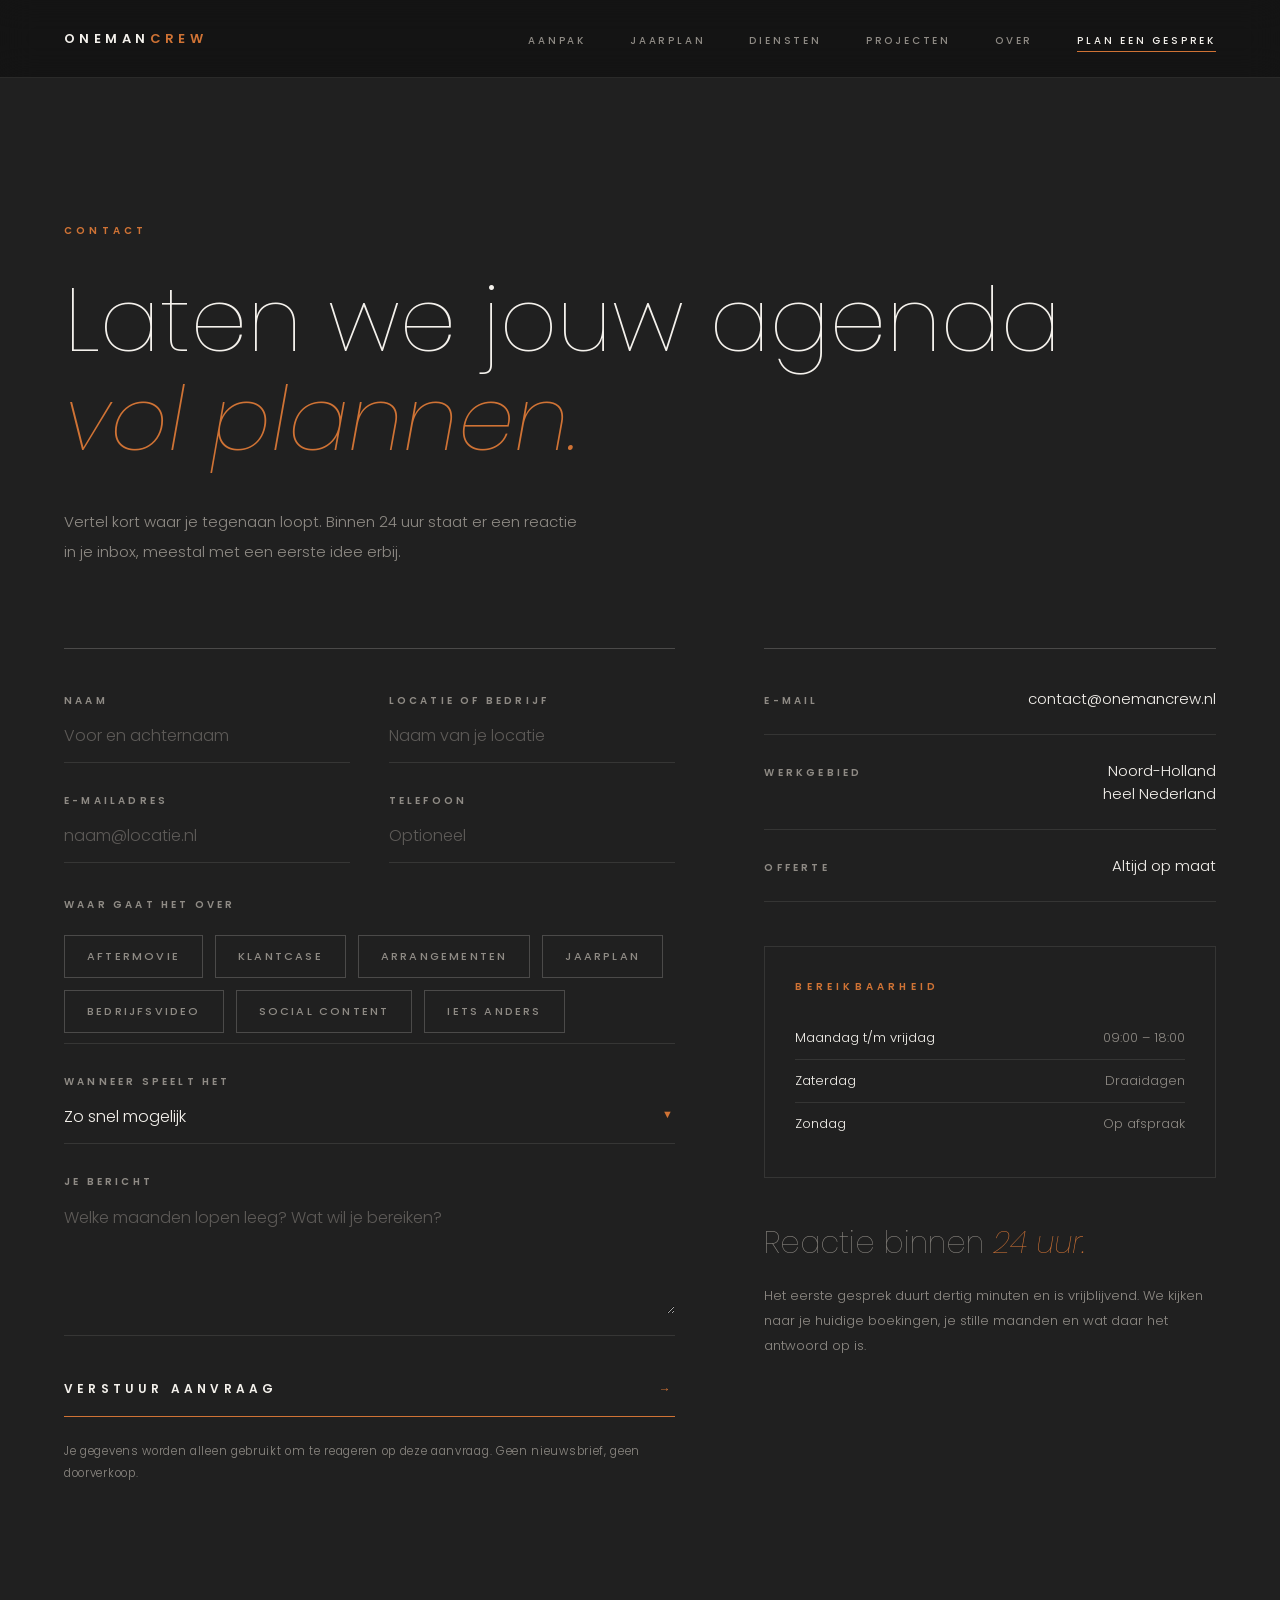
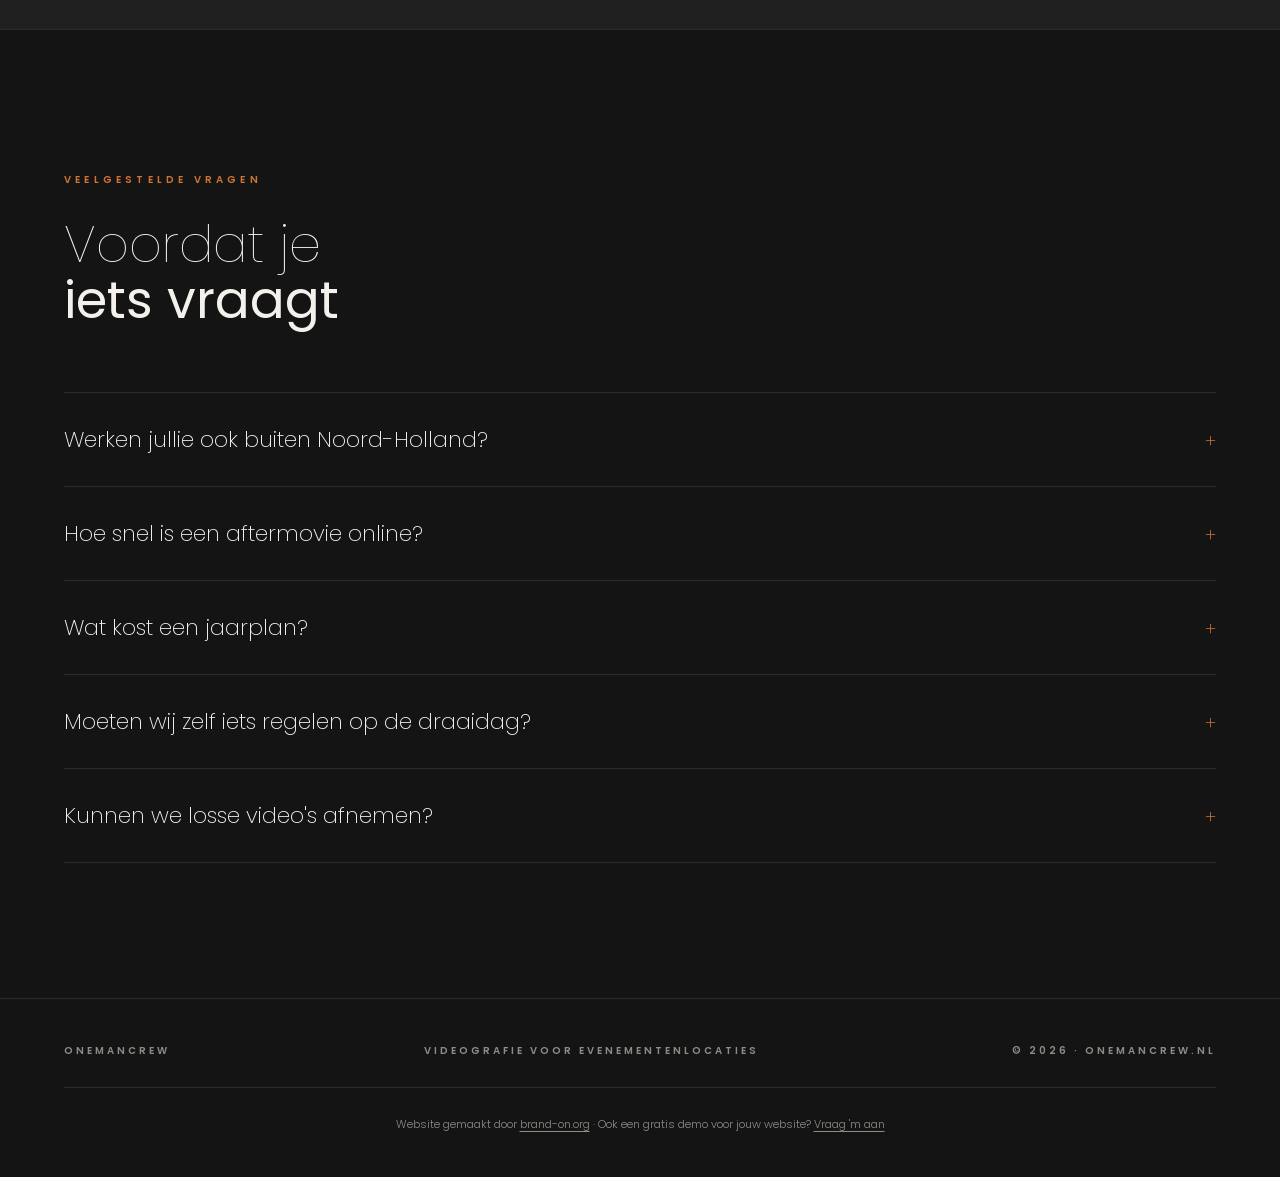
<file: contact.html>
<!DOCTYPE html>
<html lang="nl">
<head>
<meta charset="UTF-8">
<meta name="viewport" content="width=device-width, initial-scale=1.0">
<meta name="description" content="Neem contact op met ONEMANCREW voor een vrijblijvend gesprek over aftermovies, klantcases of een jaarplan voor jouw evenementenlocatie.">
<title>Contact — ONEMANCREW</title>
<link rel="icon" type="image/svg+xml" href="favicon.svg">
<link rel="icon" type="image/png" href="logo/logo.png">
<link rel="preconnect" href="https://fonts.googleapis.com">
<link rel="preconnect" href="https://fonts.gstatic.com" crossorigin>
<link href="https://fonts.googleapis.com/css2?family=Poppins:ital,wght@0,100;0,200;0,300;0,400;0,500;0,600;0,700;1,100;1,200;1,300&display=swap" rel="stylesheet">
<style>
:root{
  --black:#141414;
  --bg:#202020;
  --panel:#262626;
  --white:#f4f1ec;
  --grey:#8f8b85;
  --accent:#d07335;
  --line:rgba(244,241,236,.10);
  --line-strong:rgba(244,241,236,.2);
  --ease:cubic-bezier(.22,.9,.24,1);
}
*{margin:0;padding:0;box-sizing:border-box}
html{scroll-behavior:smooth}
body{background:var(--bg);color:var(--white);font-family:'Poppins',sans-serif;font-weight:300;-webkit-font-smoothing:antialiased;overflow-x:hidden}
::selection{background:var(--accent);color:var(--black)}
:focus-visible{outline:1px solid var(--accent);outline-offset:4px}
a{color:inherit}
.wrap{max-width:1360px;margin:0 auto;padding:0 clamp(24px,5vw,80px)}
.label{font-size:10px;font-weight:600;letter-spacing:.42em;text-transform:uppercase;color:var(--grey)}
.label.oj{color:var(--accent)}
.display{font-weight:100;line-height:1.1}
.display em{font-style:italic;font-weight:100;color:var(--accent)}
.display b{font-weight:400}
.body{font-size:15px;line-height:2;color:var(--grey);font-weight:300}
.rv{opacity:0;transform:translateY(28px);transition:opacity 1.1s var(--ease),transform 1.1s var(--ease)}
.rv.in{opacity:1;transform:none}
.rv.d1{transition-delay:.12s}.rv.d2{transition-delay:.24s}
@media (prefers-reduced-motion:reduce){*{transition-duration:.01ms!important;animation:none!important}.rv{opacity:1;transform:none}}

/* nav */
nav{position:fixed;top:0;left:0;right:0;z-index:100;background:rgba(20,20,20,.94);border-bottom:1px solid var(--line)}
nav::before{content:"";position:absolute;inset:0;z-index:-1;backdrop-filter:blur(16px)}
.nav-in{max-width:1360px;margin:0 auto;padding:26px clamp(24px,5vw,80px);display:flex;align-items:center;justify-content:space-between}
.nav-bar{display:flex;align-items:center;justify-content:space-between;flex:1;gap:20px}
.logo{font-weight:600;font-size:13px;letter-spacing:.34em;text-decoration:none}
.logo span{color:var(--accent)}
.menu{display:flex;gap:44px;list-style:none;align-items:center}
.menu a{text-decoration:none;font-size:10px;font-weight:500;letter-spacing:.28em;text-transform:uppercase;color:var(--grey);transition:color .3s;position:relative;padding-bottom:4px}
.menu a::after{content:"";position:absolute;left:0;bottom:0;width:100%;height:1px;background:var(--accent);transform:scaleX(0);transform-origin:right;transition:transform .4s var(--ease)}
.menu a:hover{color:var(--white)}
.menu a:hover::after{transform:scaleX(1);transform-origin:left}
.menu a.active,.menu a.cta{color:var(--white)}
.menu a.active::after,.menu a.cta::after{transform:scaleX(1)}
.burger{display:none;background:none;border:0;color:var(--white);font-size:22px;cursor:pointer;position:relative;z-index:10000}

/* ---------- mobile nav dialog ---------- */
.menu-dialog{
  position:fixed;inset:0;margin:0;padding:0;border:0;
  width:100%;height:100%;max-width:none;max-height:none;
  background:#141414;color:var(--white);
}
.menu-dialog::backdrop{background:#141414}
.menu-dialog-close{
  position:absolute;top:26px;right:clamp(24px,5vw,80px);
  background:none;border:0;color:var(--white);font-size:20px;cursor:pointer;line-height:1;
}
.menu-dialog-list{
  list-style:none;display:flex;flex-direction:column;align-items:flex-start;
  padding:100px clamp(24px,5vw,80px) 50px;gap:34px;height:100%;overflow-y:auto;
}
.menu-dialog-list a{
  text-decoration:none;font-size:16px;font-weight:500;letter-spacing:.1em;text-transform:uppercase;
  color:var(--grey);
}
.menu-dialog-list a.cta{color:var(--accent)}

/* head */
.page-head{padding:clamp(160px,24vh,260px) 0 clamp(60px,9vh,100px)}
.page-head .display{font-size:clamp(44px,7vw,104px);margin-top:30px;padding-bottom:.06em}
.page-head .body{margin-top:34px;max-width:520px}

/* layout */
.contact{padding-bottom:clamp(110px,16vh,190px)}
.c-grid{display:grid;grid-template-columns:1.15fr .85fr;gap:clamp(50px,7vw,120px);align-items:start}

/* form */
form{border-top:1px solid var(--line-strong);padding-top:14px}
.field{position:relative;border-bottom:1px solid var(--line);padding:30px 0 14px;transition:border-color .4s}
.field:focus-within{border-color:var(--accent)}
.field label{
  display:block;font-size:10px;font-weight:600;letter-spacing:.32em;text-transform:uppercase;
  color:var(--grey);margin-bottom:14px;transition:color .4s;
}
.field:focus-within label{color:var(--accent)}
.field input,.field textarea,.field select{
  width:100%;background:none;border:0;color:var(--white);font-family:'Poppins',sans-serif;
  font-size:16px;font-weight:300;padding:0;outline:none;
}
.field textarea{resize:vertical;min-height:110px;line-height:1.8}
.field input::placeholder,.field textarea::placeholder{color:rgba(143,139,133,.55)}
.field select{cursor:pointer;appearance:none}
.field select option{background:var(--black);color:var(--white)}
.field .arrow{position:absolute;right:2px;bottom:20px;color:var(--accent);font-size:11px;pointer-events:none}
.two{display:grid;grid-template-columns:1fr 1fr;gap:clamp(24px,3vw,44px)}

.choices{padding:34px 0 10px;border-bottom:1px solid var(--line)}
.choices>span{display:block;font-size:10px;font-weight:600;letter-spacing:.32em;text-transform:uppercase;color:var(--grey);margin-bottom:22px}
.chips{display:flex;flex-wrap:wrap;gap:12px}
.chip{position:relative}
.chip input{position:absolute;opacity:0;width:0;height:0}
.chip span{
  display:inline-block;padding:12px 22px;border:1px solid var(--line-strong);cursor:pointer;
  font-size:11px;font-weight:500;letter-spacing:.2em;text-transform:uppercase;color:var(--grey);
  transition:all .35s var(--ease);
}
.chip span:hover{color:var(--white);border-color:var(--grey)}
.chip input:checked + span{border-color:var(--accent);color:var(--accent)}
.chip input:focus-visible + span{outline:1px solid var(--accent);outline-offset:3px}

.submit{
  margin-top:44px;width:100%;background:none;border:0;border-bottom:1px solid var(--accent);
  cursor:pointer;font-family:'Poppins',sans-serif;color:var(--white);
  font-size:12px;font-weight:600;letter-spacing:.35em;text-transform:uppercase;
  padding:0 0 18px;display:flex;justify-content:space-between;align-items:baseline;
  transition:color .4s,letter-spacing .4s var(--ease);
}
.submit:hover{color:var(--accent);letter-spacing:.42em}
.submit i{font-style:normal;color:var(--accent)}
.note{margin-top:24px;font-size:11.5px;letter-spacing:.06em;color:var(--grey);line-height:1.9}
.sent{
  display:none;border:1px solid var(--accent);padding:34px 32px;margin-top:34px;
}
.sent.on{display:block}
.sent.err{border-color:#c0392b}
.sent b{display:block;font-size:20px;font-weight:200;margin-bottom:12px}
.sent p{font-size:13px;line-height:1.9;color:var(--grey)}

/* aside */
.aside{position:sticky;top:120px}
.info{border-top:1px solid var(--line-strong);padding-top:14px}
.info a,.info div{
  display:flex;justify-content:space-between;align-items:baseline;gap:20px;
  padding:24px 0;border-bottom:1px solid var(--line);text-decoration:none;transition:padding-left .4s var(--ease)
}
.info a:hover{padding-left:10px}
.info .k{font-size:10px;font-weight:600;letter-spacing:.32em;text-transform:uppercase;color:var(--grey);white-space:nowrap}
.info .v{font-size:15px;font-weight:300;text-align:right;transition:color .3s}
.info a:hover .v{color:var(--accent)}
.hours{margin-top:44px;border:1px solid var(--line);padding:32px 30px}
.hours .label{display:block;margin-bottom:22px}
.hours ul{list-style:none}
.hours li{display:flex;justify-content:space-between;gap:20px;padding:11px 0;font-size:13px;border-bottom:1px solid var(--line)}
.hours li:last-child{border-bottom:0}
.hours li span:last-child{color:var(--grey)}
.promise{margin-top:44px}
.promise .display{font-size:clamp(22px,2.4vw,30px);line-height:1.4}
.promise p{margin-top:20px;font-size:13px;line-height:1.9;color:var(--grey)}

/* faq */
.faq{background:var(--black);border-top:1px solid var(--line);padding:clamp(100px,15vh,180px) 0}
.faq-head{margin-bottom:clamp(50px,7vh,80px)}
.faq-head .display{font-size:clamp(30px,4vw,56px);margin-top:26px}
.q{border-top:1px solid var(--line);cursor:pointer}
.q:last-child{border-bottom:1px solid var(--line)}
.q summary{
  list-style:none;padding:30px 0;display:flex;justify-content:space-between;gap:30px;align-items:baseline;
  font-size:clamp(17px,1.8vw,22px);font-weight:200;transition:color .3s;
}
.q summary::-webkit-details-marker{display:none}
.q summary:hover{color:var(--accent)}
.q summary i{font-style:normal;color:var(--accent);font-size:18px;transition:transform .4s var(--ease)}
.q[open] summary i{transform:rotate(45deg)}
.q p{padding:0 0 32px;max-width:760px;font-size:14px;line-height:2;color:var(--grey)}

footer{background:var(--black);border-top:1px solid var(--line);padding:44px 0}
.foot{display:flex;justify-content:space-between;align-items:center;gap:24px;flex-wrap:wrap}
.foot .label{letter-spacing:.3em}
.foot-credit{margin-top:28px;padding-top:28px;border-top:1px solid var(--line);text-align:center;font-size:11px;color:var(--grey)}
.foot-credit a{color:var(--grey);text-decoration:underline;text-underline-offset:3px;transition:color .3s}
.foot-credit a:hover{color:var(--accent)}

@media(max-width:1000px){
  .c-grid{grid-template-columns:1fr;gap:70px}
  .aside{position:static}
  .two{grid-template-columns:1fr;gap:0}
}
@media(max-width:720px){
  .menu{display:none}
  .burger{display:block}
}
</style>
</head>
<body>

<nav>
  <div class="nav-in">
    <div class="nav-bar">
      <a href="index.html" class="logo">ONEMAN<span>CREW</span></a>
      <button class="burger" aria-label="Menu" onclick="document.getElementById('menuDialog').showModal()">☰</button>
    </div>
    <ul class="menu" id="menu">
      <li><a href="index.html#aanpak">Aanpak</a></li>
      <li><a href="index.html#jaarplan">Jaarplan</a></li>
      <li><a href="index.html#diensten">Diensten</a></li>
      <li><a href="projecten.html">Projecten</a></li>
      <li><a href="over.html">Over</a></li>
      <li><a href="contact.html" class="cta active">Plan een gesprek</a></li>
    </ul>
  </div>
</nav>

<dialog id="menuDialog" class="menu-dialog">
  <button class="menu-dialog-close" aria-label="Sluiten" onclick="document.getElementById('menuDialog').close()">✕</button>
  <ul class="menu-dialog-list">
    <li><a href="index.html#aanpak">Aanpak</a></li>
    <li><a href="index.html#jaarplan">Jaarplan</a></li>
    <li><a href="index.html#diensten">Diensten</a></li>
    <li><a href="projecten.html">Projecten</a></li>
    <li><a href="over.html">Over</a></li>
    <li><a href="contact.html" class="cta">Plan een gesprek</a></li>
  </ul>
</dialog>

<section class="page-head">
  <div class="wrap">
    <span class="label oj rv in">Contact</span>
    <h1 class="display rv in">Laten we jouw agenda<br><em>vol plannen.</em></h1>
    <p class="body rv in">Vertel kort waar je tegenaan loopt. Binnen 24 uur staat er een reactie in je inbox, meestal met een eerste idee erbij.</p>
  </div>
</section>

<section class="contact">
  <div class="wrap c-grid">

    <div class="rv">
      <form id="form" action="https://api.web3forms.com/submit" method="POST" onsubmit="return send(event)">
        <input type="hidden" name="access_key" value="c36d3f33-48b7-4d54-b849-a5e7c8aebf29">
        <input type="hidden" name="subject" value="Nieuwe aanvraag via ONEMANCREW.nl">
        <input type="hidden" name="from_name" value="ONEMANCREW Website">
        <div class="two">
          <div class="field">
            <label for="naam">Naam</label>
            <input id="naam" name="naam" type="text" placeholder="Voor en achternaam" required>
          </div>
          <div class="field">
            <label for="bedrijf">Locatie of bedrijf</label>
            <input id="bedrijf" name="bedrijf" type="text" placeholder="Naam van je locatie">
          </div>
        </div>
        <div class="two">
          <div class="field">
            <label for="mail">E-mailadres</label>
            <input id="mail" name="email" type="email" placeholder="naam@locatie.nl" required>
          </div>
          <div class="field">
            <label for="tel">Telefoon</label>
            <input id="tel" name="tel" type="tel" placeholder="Optioneel">
          </div>
        </div>

        <div class="choices">
          <span>Waar gaat het over</span>
          <div class="chips">
            <label class="chip"><input type="checkbox" name="onderwerp" value="Aftermovie"><span>Aftermovie</span></label>
            <label class="chip"><input type="checkbox" name="onderwerp" value="Klantcase"><span>Klantcase</span></label>
            <label class="chip"><input type="checkbox" name="onderwerp" value="Arrangementen"><span>Arrangementen</span></label>
            <label class="chip"><input type="checkbox" name="onderwerp" value="Jaarplan"><span>Jaarplan</span></label>
            <label class="chip"><input type="checkbox" name="onderwerp" value="Bedrijfsvideo"><span>Bedrijfsvideo</span></label>
            <label class="chip"><input type="checkbox" name="onderwerp" value="Social"><span>Social content</span></label>
            <label class="chip"><input type="checkbox" name="onderwerp" value="Anders"><span>Iets anders</span></label>
          </div>
        </div>

        <div class="field">
          <label for="wanneer">Wanneer speelt het</label>
          <select id="wanneer" name="wanneer">
            <option>Zo snel mogelijk</option>
            <option>Binnen een maand</option>
            <option>Dit kwartaal</option>
            <option>Nog aan het oriënteren</option>
          </select>
          <span class="arrow">▼</span>
        </div>

        <div class="field">
          <label for="bericht">Je bericht</label>
          <textarea id="bericht" name="bericht" placeholder="Welke maanden lopen leeg? Wat wil je bereiken?" required></textarea>
        </div>

        <button class="submit" type="submit">Verstuur aanvraag <i>→</i></button>
        <p class="note">Je gegevens worden alleen gebruikt om te reageren op deze aanvraag. Geen nieuwsbrief, geen doorverkoop.</p>

        <div class="sent" id="sent">
          <b id="sentTitle">Bedankt! Je aanvraag is verstuurd.</b>
          <p id="sentBody">Je krijgt binnen 24 uur een persoonlijke reactie op je e-mailadres.</p>
        </div>
      </form>
    </div>

    <aside class="aside rv d1">
      <div class="info">
        <a href="mailto:contact@onemancrew.nl"><span class="k">E-mail</span><span class="v">contact@onemancrew.nl</span></a>
        <div><span class="k">Werkgebied</span><span class="v">Noord-Holland<br>heel Nederland</span></div>
        <div><span class="k">Offerte</span><span class="v">Altijd op maat</span></div>
      </div>

      <div class="hours">
        <span class="label oj">Bereikbaarheid</span>
        <ul>
          <li><span>Maandag t/m vrijdag</span><span>09:00 – 18:00</span></li>
          <li><span>Zaterdag</span><span>Draaidagen</span></li>
          <li><span>Zondag</span><span>Op afspraak</span></li>
        </ul>
      </div>

      <div class="promise">
        <p class="display">Reactie binnen <em>24 uur.</em></p>
        <p>Het eerste gesprek duurt dertig minuten en is vrijblijvend. We kijken naar je huidige boekingen, je stille maanden en wat daar het antwoord op is.</p>
      </div>
    </aside>
  </div>
</section>

<section class="faq">
  <div class="wrap">
    <div class="faq-head rv">
      <span class="label oj">Veelgestelde vragen</span>
      <h2 class="display">Voordat je<br><b>iets vraagt</b></h2>
    </div>
    <details class="q rv"><summary>Werken jullie ook buiten Noord-Holland? <i>+</i></summary><p>Ja. De basis ligt in Noord-Holland, maar producties door heel Nederland zijn normaal. Bij grotere afstanden wordt reistijd vooraf in de offerte meegenomen, zodat je nooit voor verrassingen staat.</p></details>
    <details class="q rv"><summary>Hoe snel is een aftermovie online? <i>+</i></summary><p>Voor aftermovies geldt: hoe sneller, hoe beter. Standaard staat de video binnen enkele dagen na het event klaar, inclusief losse versies voor Instagram, LinkedIn en je website. Spoedlevering binnen 24 uur is bespreekbaar.</p></details>
    <details class="q rv"><summary>Wat kost een jaarplan? <i>+</i></summary><p>Dat hangt af van het aantal draaidagen en contentvormen per jaar. Een jaarplan wordt altijd opgebouwd rond jouw stille maanden, dus de investering verschilt per locatie. In het eerste gesprek volgt een concreet voorstel met vaste prijzen.</p></details>
    <details class="q rv"><summary>Moeten wij zelf iets regelen op de draaidag? <i>+</i></summary><p>Nauwelijks. Eén contactpersoon op locatie en toegang tot de ruimtes is genoeg. Camera, licht, geluid, drone en montage worden volledig zelf verzorgd, dus jouw team kan gewoon doorwerken.</p></details>
    <details class="q rv"><summary>Kunnen we losse video's afnemen? <i>+</i></summary><p>Zeker. Een losse aftermovie of klantcase kan altijd. Het jaarplan bestaat omdat losse video's zelden een agenda vullen, maar de eerste stap is vaak één productie om te zien hoe het bevalt.</p></details>
  </div>
</section>

<footer>
  <div class="wrap">
    <div class="foot">
      <span class="label">Onemancrew</span>
      <span class="label">Videografie voor evenementenlocaties</span>
      <span class="label">© 2026 · onemancrew.nl</span>
    </div>
    <div class="foot-credit">Website gemaakt door <a href="https://brand-on.org" target="_blank" rel="noopener">brand-on.org</a> · Ook een gratis demo voor jouw website? <a href="https://brand-on.org" target="_blank" rel="noopener">Vraag 'm aan</a></div>
  </div>
</footer>

<script>
const io=new IntersectionObserver(es=>es.forEach(e=>{if(e.isIntersecting){e.target.classList.add('in');io.unobserve(e.target)}}),{threshold:.12});
document.querySelectorAll('.rv').forEach(el=>io.observe(el));

async function send(e){
  e.preventDefault();
  const f=e.target;
  const btn=f.querySelector('.submit');
  const sent=document.getElementById('sent');
  const sentTitle=document.getElementById('sentTitle');
  const sentBody=document.getElementById('sentBody');
  const label=btn.innerHTML;
  btn.innerHTML='Versturen...';
  btn.disabled=true;
  try{
    const res=await fetch('https://api.web3forms.com/submit',{method:'POST',body:new FormData(f)});
    const data=await res.json();
    if(!data.success) throw new Error('mislukt');
    sent.classList.remove('err');
    sentTitle.textContent='Bedankt! Je aanvraag is verstuurd.';
    sentBody.textContent='Je krijgt binnen 24 uur een persoonlijke reactie op je e-mailadres.';
    sent.classList.add('on');
    f.reset();
  }catch(err){
    sent.classList.add('err');
    sentTitle.textContent='Er ging iets mis.';
    sentBody.textContent='Stuur je bericht direct naar contact@onemancrew.nl.';
    sent.classList.add('on');
  }finally{
    btn.innerHTML=label;
    btn.disabled=false;
  }
  return false;
}
document.querySelectorAll('.menu-dialog-list a').forEach(a=>a.addEventListener('click',()=>document.getElementById('menuDialog').close()));
</script>
</body>
</html>
</file>
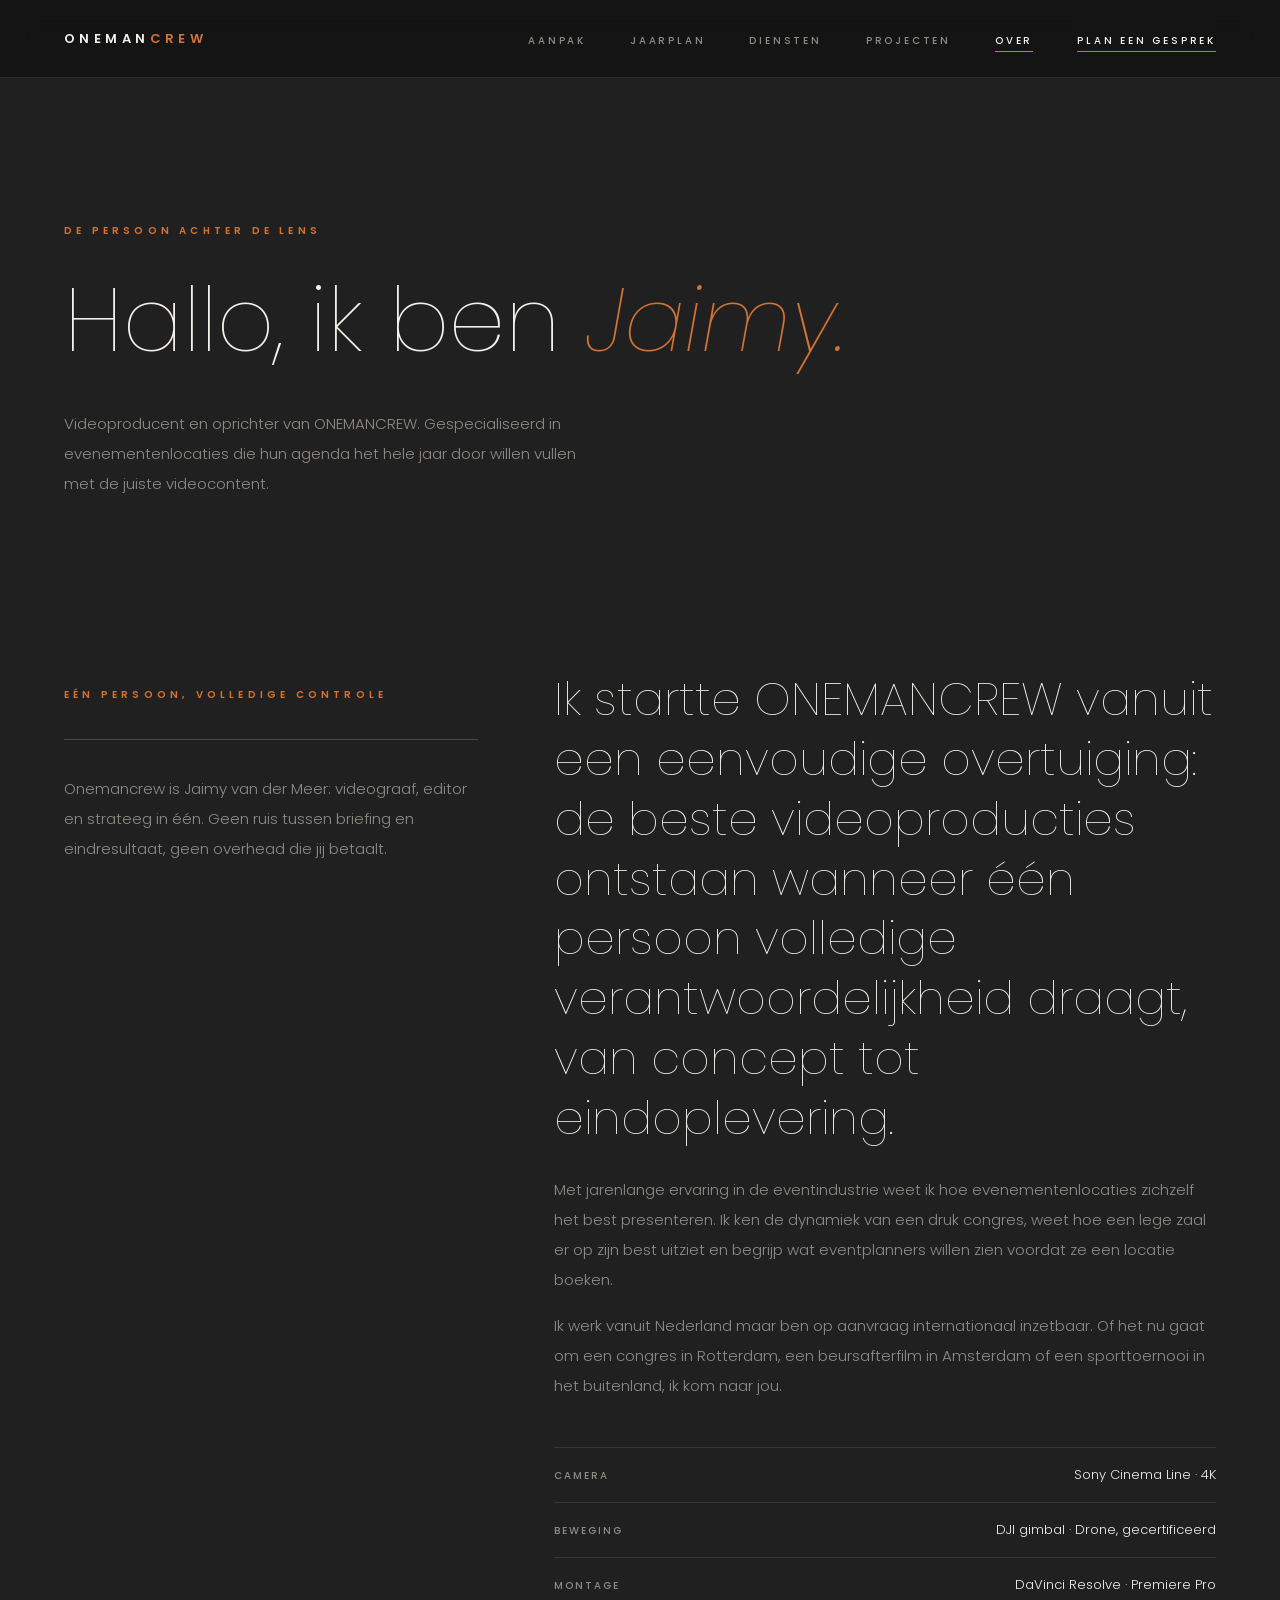
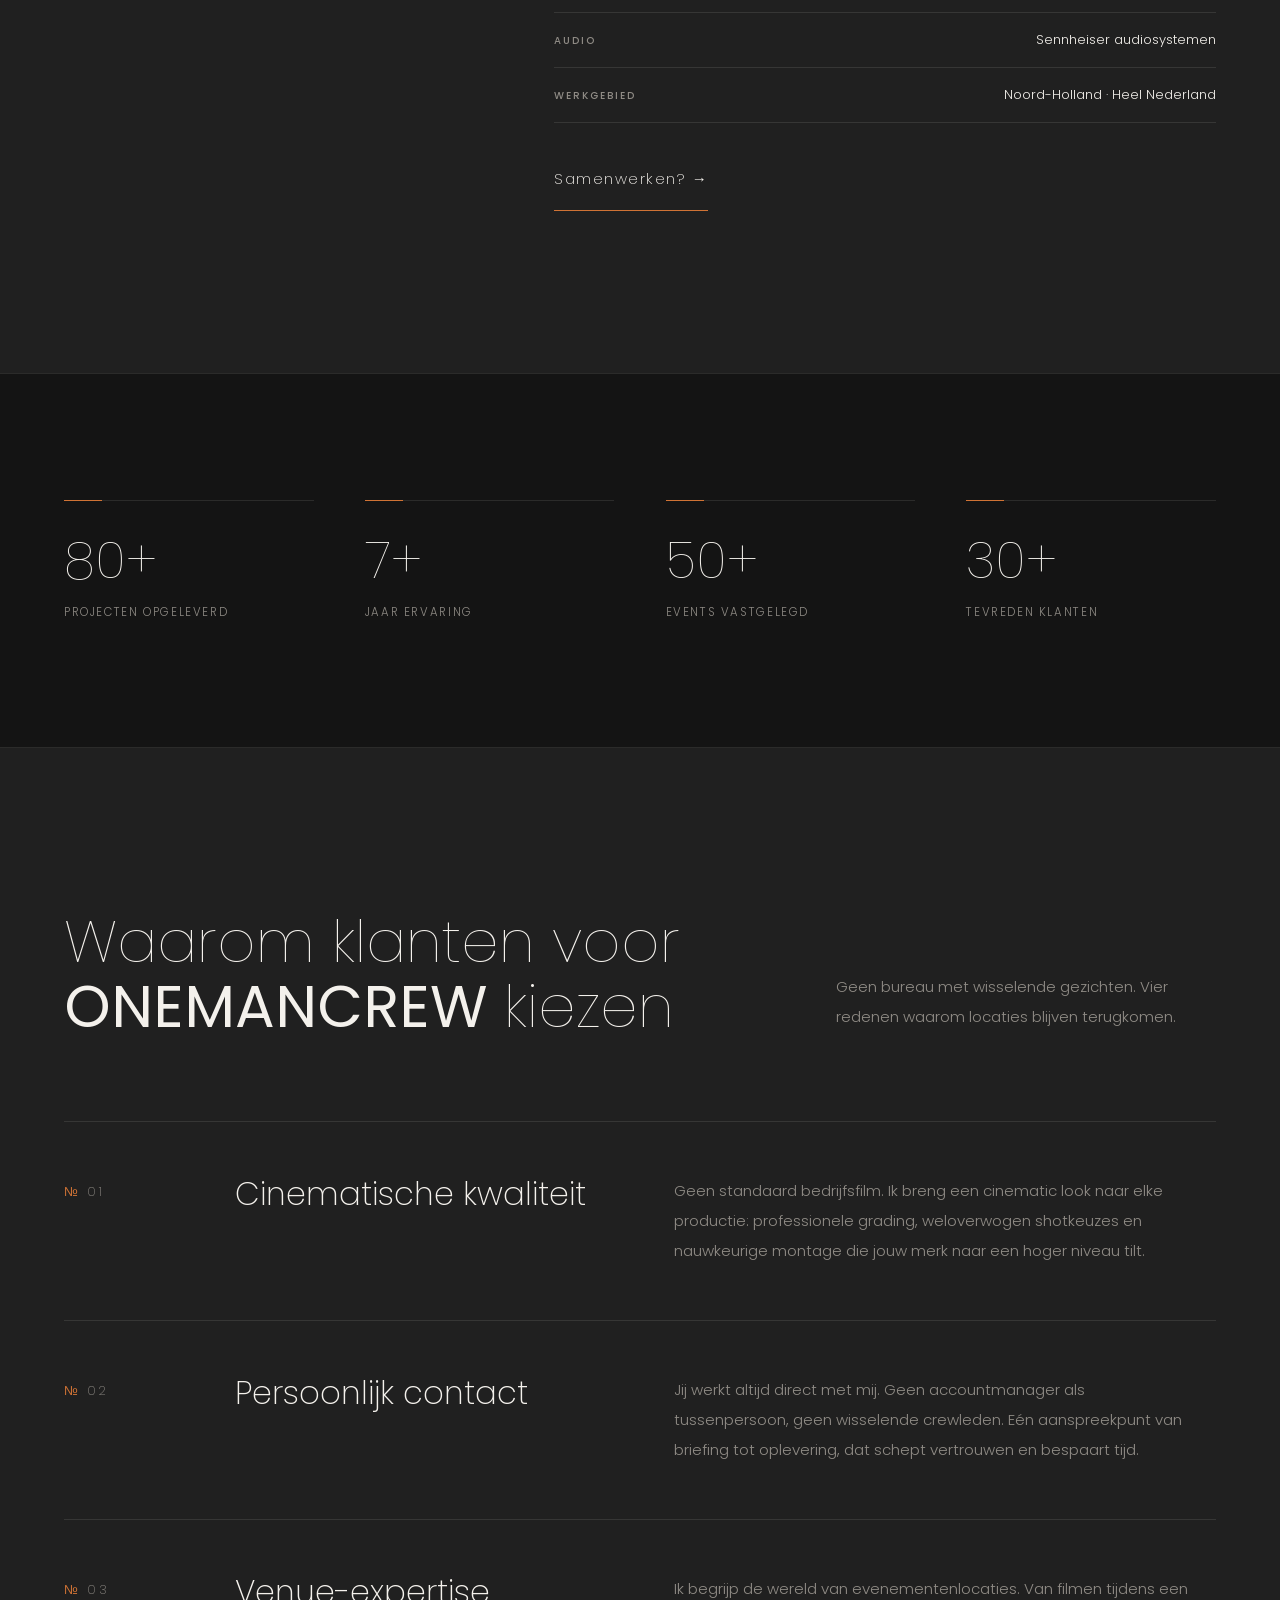
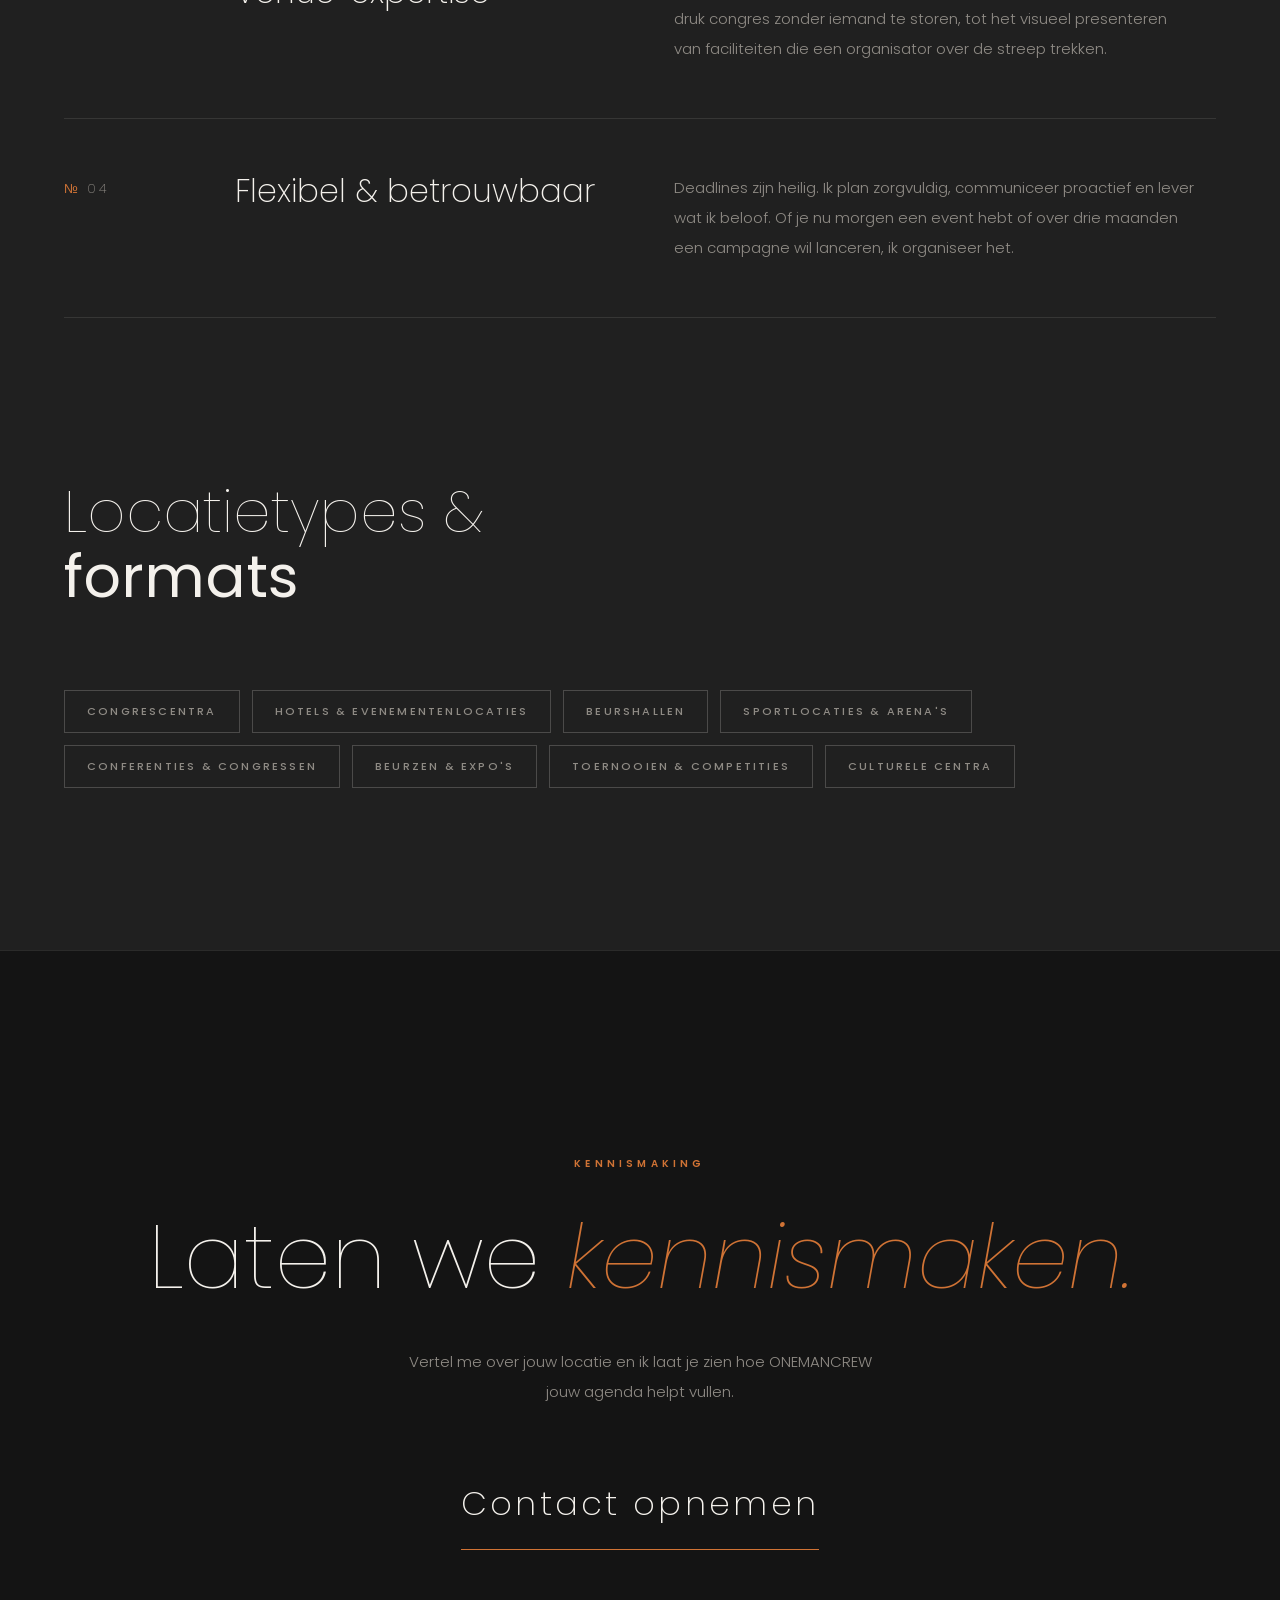
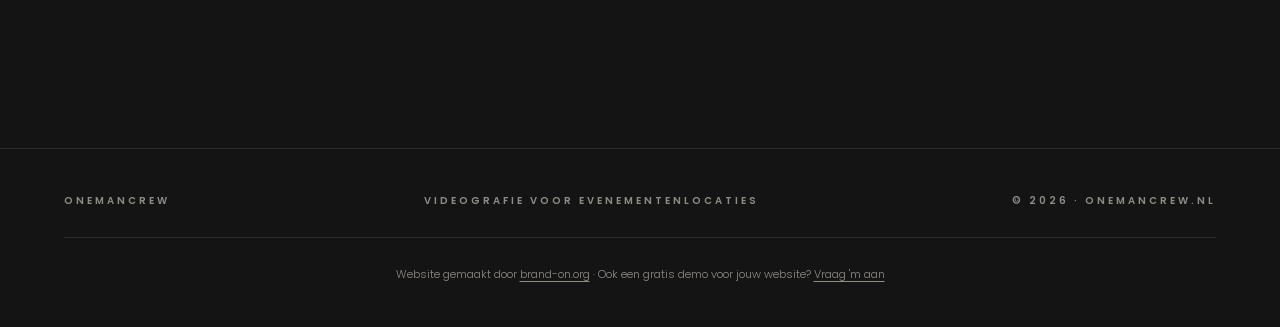
<file: over.html>
<!DOCTYPE html>
<html lang="nl">
<head>
<meta charset="UTF-8">
<meta name="viewport" content="width=device-width, initial-scale=1.0">
<meta name="description" content="Jaimy van der Meer, oprichter van ONEMANCREW: videograaf, editor en strateeg in één. Eén aanspreekpunt van concept tot oplevering, gespecialiseerd in evenementenlocaties.">
<title>Over — ONEMANCREW</title>
<link rel="icon" type="image/svg+xml" href="favicon.svg">
<link rel="icon" type="image/png" href="logo/logo.png">
<link rel="preconnect" href="https://fonts.googleapis.com">
<link rel="preconnect" href="https://fonts.gstatic.com" crossorigin>
<link href="https://fonts.googleapis.com/css2?family=Poppins:ital,wght@0,100;0,200;0,300;0,400;0,500;0,600;0,700;1,100;1,200;1,300&display=swap" rel="stylesheet">
<style>
:root{
  --black:#141414;
  --bg:#202020;
  --panel:#262626;
  --white:#f4f1ec;
  --grey:#8f8b85;
  --accent:#d07335;
  --line:rgba(244,241,236,.10);
  --line-strong:rgba(244,241,236,.2);
  --ease:cubic-bezier(.22,.9,.24,1);
}
*{margin:0;padding:0;box-sizing:border-box}
html{scroll-behavior:smooth}
body{background:var(--bg);color:var(--white);font-family:'Poppins',sans-serif;font-weight:300;-webkit-font-smoothing:antialiased;overflow-x:hidden}
::selection{background:var(--accent);color:var(--black)}
:focus-visible{outline:1px solid var(--accent);outline-offset:4px}
a{color:inherit}
img{display:block;max-width:100%}
.wrap{max-width:1360px;margin:0 auto;padding:0 clamp(24px,5vw,80px)}
.label{font-size:10px;font-weight:600;letter-spacing:.42em;text-transform:uppercase;color:var(--grey)}
.label.oj{color:var(--accent)}
.display{font-weight:100;line-height:1.1}
.display em{font-style:italic;font-weight:100;color:var(--accent)}
.display b{font-weight:400}
.body{font-size:15px;line-height:2;color:var(--grey);font-weight:300}
.rv{opacity:0;transform:translateY(28px);transition:opacity 1.1s var(--ease),transform 1.1s var(--ease)}
.rv.in{opacity:1;transform:none}
.rv.d1{transition-delay:.12s}.rv.d2{transition-delay:.24s}
.rule{height:1px;background:var(--line-strong);transform:scaleX(0);transform-origin:left;transition:transform 1.4s var(--ease)}
.rule.in{transform:scaleX(1)}
@media (prefers-reduced-motion:reduce){*{transition-duration:.01ms!important;animation:none!important}.rv{opacity:1;transform:none}.rule{transform:none}}

/* nav */
nav{position:fixed;top:0;left:0;right:0;z-index:100;background:rgba(20,20,20,.94);border-bottom:1px solid var(--line)}
nav::before{content:"";position:absolute;inset:0;z-index:-1;backdrop-filter:blur(16px)}
.nav-in{max-width:1360px;margin:0 auto;padding:26px clamp(24px,5vw,80px);display:flex;align-items:center;justify-content:space-between}
.nav-bar{display:flex;align-items:center;justify-content:space-between;flex:1;gap:20px}
.logo{font-weight:600;font-size:13px;letter-spacing:.34em;text-decoration:none}
.logo span{color:var(--accent)}
.menu{display:flex;gap:44px;list-style:none;align-items:center}
.menu a{text-decoration:none;font-size:10px;font-weight:500;letter-spacing:.28em;text-transform:uppercase;color:var(--grey);transition:color .3s;position:relative;padding-bottom:4px}
.menu a::after{content:"";position:absolute;left:0;bottom:0;width:100%;height:1px;background:var(--accent);transform:scaleX(0);transform-origin:right;transition:transform .4s var(--ease)}
.menu a:hover{color:var(--white)}
.menu a:hover::after{transform:scaleX(1);transform-origin:left}
.menu a.active{color:var(--white)}
.menu a.active::after,.menu a.cta::after{transform:scaleX(1)}
.menu a.cta{color:var(--white)}
.burger{display:none;background:none;border:0;color:var(--white);font-size:22px;cursor:pointer;position:relative;z-index:10000}

/* ---------- mobile nav dialog ---------- */
.menu-dialog{
  position:fixed;inset:0;margin:0;padding:0;border:0;
  width:100%;height:100%;max-width:none;max-height:none;
  background:#141414;color:var(--white);
}
.menu-dialog::backdrop{background:#141414}
.menu-dialog-close{
  position:absolute;top:26px;right:clamp(24px,5vw,80px);
  background:none;border:0;color:var(--white);font-size:20px;cursor:pointer;line-height:1;
}
.menu-dialog-list{
  list-style:none;display:flex;flex-direction:column;align-items:flex-start;
  padding:100px clamp(24px,5vw,80px) 50px;gap:34px;height:100%;overflow-y:auto;
}
.menu-dialog-list a{
  text-decoration:none;font-size:16px;font-weight:500;letter-spacing:.1em;text-transform:uppercase;
  color:var(--grey);
}
.menu-dialog-list a.cta{color:var(--accent)}

/* head */
.page-head{padding:clamp(160px,24vh,260px) 0 clamp(60px,9vh,100px)}
.page-head .display{font-size:clamp(44px,7vw,104px);margin-top:30px;padding-bottom:.06em}
.page-head .body{margin-top:34px;max-width:520px}

/* bio */
.bio{padding:clamp(60px,10vh,120px) 0 clamp(120px,18vh,220px)}
.bio-grid{display:grid;grid-template-columns:1fr 1.6fr;gap:clamp(40px,6vw,120px)}
.bio-side{padding-top:10px}
.bio-side .rule{margin:34px 0}
.bio-copy .display{font-size:clamp(28px,3.6vw,50px);line-height:1.3}
.bio-copy .body{margin-top:26px}
.bio-copy .body + .body{margin-top:16px}
.specs{margin-top:46px;border-top:1px solid var(--line)}
.specs div{display:flex;justify-content:space-between;gap:30px;padding:17px 0;border-bottom:1px solid var(--line);font-size:13px}
.specs b{font-weight:500;letter-spacing:.2em;text-transform:uppercase;font-size:10px;color:var(--grey);padding-top:3px}
.specs span{color:var(--white);text-align:right;font-weight:300}

/* stats */
.stats-section{padding:clamp(90px,14vh,160px) 0;background:var(--black);border-top:1px solid var(--line);border-bottom:1px solid var(--line)}
.stats{display:grid;grid-template-columns:repeat(4,1fr);gap:clamp(28px,4vw,60px)}
.stat{border-top:1px solid var(--line);padding-top:34px;position:relative}
.stat::before{content:"";position:absolute;top:-1px;left:0;width:38px;height:1px;background:var(--accent)}
.stat b{display:block;font-size:clamp(42px,4vw,60px);font-weight:100;line-height:1;font-variant-numeric:tabular-nums;margin-bottom:18px}
.stat p{font-size:11.5px;letter-spacing:.14em;text-transform:uppercase;color:var(--grey)}

/* values */
.values{padding:clamp(120px,18vh,220px) 0;background:var(--bg)}
.sec-head{display:flex;justify-content:space-between;align-items:flex-end;gap:40px;margin-bottom:clamp(60px,9vh,110px);flex-wrap:wrap}
.sec-head .display{font-size:clamp(34px,4.6vw,64px)}
.sec-head .body{max-width:380px;padding-bottom:8px}
.val-item{
  border-top:1px solid var(--line);
  display:grid;grid-template-columns:120px 1fr 1.4fr;gap:clamp(24px,4vw,80px);
  padding:clamp(36px,6vh,64px) 0;align-items:start;position:relative;
}
.val-item:last-child{border-bottom:1px solid var(--line)}
.val-no{font-size:13px;font-weight:200;letter-spacing:.2em;color:var(--grey);padding-top:6px;font-variant-numeric:tabular-nums}
.val-no b{color:var(--accent);font-weight:400}
.val-title h3{font-size:clamp(22px,2.6vw,32px);font-weight:200;line-height:1.15}
.val-body p{max-width:520px}

/* sectoren */
.sectors{padding:0 0 clamp(120px,18vh,220px)}
.sectors-row{display:flex;flex-wrap:wrap;gap:12px}
.sector-tag{
  display:inline-block;padding:12px 22px;border:1px solid var(--line-strong);
  font-size:11px;font-weight:500;letter-spacing:.2em;text-transform:uppercase;color:var(--grey);
}

/* cta */
.cta{padding:clamp(140px,22vh,260px) 0;background:var(--black);text-align:center;position:relative;border-top:1px solid var(--line)}
.cta .display{font-size:clamp(42px,7vw,100px);margin-top:34px}
.cta .body{max-width:480px;margin:40px auto 0}
.cta-link{margin-top:clamp(50px,8vh,80px);display:inline-flex;flex-direction:column;align-items:center;gap:20px;text-decoration:none}
.cta-link .big{font-size:clamp(20px,2.6vw,34px);font-weight:200;letter-spacing:.1em;transition:color .4s}
.cta-link:hover .big{color:var(--accent)}
.cta-link .rule{width:100%;background:var(--accent);transform:scaleX(1)}
.cta-link:hover .rule{animation:pulse-line 1s var(--ease)}
@keyframes pulse-line{0%{transform:scaleX(1);transform-origin:right}45%{transform:scaleX(0);transform-origin:right}55%{transform:scaleX(0);transform-origin:left}100%{transform:scaleX(1);transform-origin:left}}

/* footer */
footer{background:var(--black);border-top:1px solid var(--line);padding:44px 0}
.foot{display:flex;justify-content:space-between;align-items:center;gap:24px;flex-wrap:wrap}
.foot .label{letter-spacing:.3em}
.foot-credit{margin-top:28px;padding-top:28px;border-top:1px solid var(--line);text-align:center;font-size:11px;color:var(--grey)}
.foot-credit a{color:var(--grey);text-decoration:underline;text-underline-offset:3px;transition:color .3s}
.foot-credit a:hover{color:var(--accent)}

@media(max-width:1000px){
  .bio-grid{grid-template-columns:1fr;gap:50px}
  .stats{grid-template-columns:repeat(2,1fr)}
  .val-item{grid-template-columns:1fr;gap:20px;padding:36px 0}
  .val-no{padding-top:0}
}
@media(max-width:720px){
  .menu{display:none}
  .burger{display:block}
}
</style>
</head>
<body>

<nav>
  <div class="nav-in">
    <div class="nav-bar">
      <a href="index.html" class="logo">ONEMAN<span>CREW</span></a>
      <button class="burger" aria-label="Menu" onclick="document.getElementById('menuDialog').showModal()">☰</button>
    </div>
    <ul class="menu" id="menu">
      <li><a href="index.html#aanpak">Aanpak</a></li>
      <li><a href="index.html#jaarplan">Jaarplan</a></li>
      <li><a href="index.html#diensten">Diensten</a></li>
      <li><a href="projecten.html">Projecten</a></li>
      <li><a href="over.html" class="active">Over</a></li>
      <li><a href="contact.html" class="cta">Plan een gesprek</a></li>
    </ul>
  </div>
</nav>

<dialog id="menuDialog" class="menu-dialog">
  <button class="menu-dialog-close" aria-label="Sluiten" onclick="document.getElementById('menuDialog').close()">✕</button>
  <ul class="menu-dialog-list">
    <li><a href="index.html#aanpak">Aanpak</a></li>
    <li><a href="index.html#jaarplan">Jaarplan</a></li>
    <li><a href="index.html#diensten">Diensten</a></li>
    <li><a href="projecten.html">Projecten</a></li>
    <li><a href="over.html">Over</a></li>
    <li><a href="contact.html" class="cta">Plan een gesprek</a></li>
  </ul>
</dialog>

<section class="page-head">
  <div class="wrap">
    <span class="label oj rv in">De persoon achter de lens</span>
    <h1 class="display rv in">Hallo, ik ben <em>Jaimy.</em></h1>
    <p class="body rv in">Videoproducent en oprichter van ONEMANCREW. Gespecialiseerd in evenementenlocaties die hun agenda het hele jaar door willen vullen met de juiste videocontent.</p>
  </div>
</section>

<section class="bio">
  <div class="wrap bio-grid">
    <div class="bio-side rv">
      <span class="label oj">Eén persoon, volledige controle</span>
      <div class="rule rv-rule"></div>
      <p class="body">Onemancrew is Jaimy van der Meer: videograaf, editor en strateeg in één. Geen ruis tussen briefing en eindresultaat, geen overhead die jij betaalt.</p>
    </div>
    <div class="bio-copy rv d1">
      <p class="display">Ik startte ONEMANCREW vanuit een eenvoudige overtuiging: de beste videoproducties ontstaan wanneer één persoon volledige verantwoordelijkheid draagt, van concept tot eindoplevering.</p>
      <p class="body">Met jarenlange ervaring in de eventindustrie weet ik hoe evenementenlocaties zichzelf het best presenteren. Ik ken de dynamiek van een druk congres, weet hoe een lege zaal er op zijn best uitziet en begrijp wat eventplanners willen zien voordat ze een locatie boeken.</p>
      <p class="body">Ik werk vanuit Nederland maar ben op aanvraag internationaal inzetbaar. Of het nu gaat om een congres in Rotterdam, een beursafterfilm in Amsterdam of een sporttoernooi in het buitenland, ik kom naar jou.</p>
      <div class="specs">
        <div><b>Camera</b><span>Sony Cinema Line · 4K</span></div>
        <div><b>Beweging</b><span>DJI gimbal · Drone, gecertificeerd</span></div>
        <div><b>Montage</b><span>DaVinci Resolve · Premiere Pro</span></div>
        <div><b>Audio</b><span>Sennheiser audiosystemen</span></div>
        <div><b>Werkgebied</b><span>Noord-Holland · Heel Nederland</span></div>
      </div>
      <a href="contact.html" class="cta-link" style="margin-top:44px;align-items:flex-start">
        <span class="big" style="font-size:15px">Samenwerken? →</span>
        <div class="rule" style="width:100%"></div>
      </a>
    </div>
  </div>
</section>

<section class="stats-section">
  <div class="wrap">
    <div class="stats">
      <div class="stat rv"><b>80+</b><p>Projecten opgeleverd</p></div>
      <div class="stat rv d1"><b>7+</b><p>Jaar ervaring</p></div>
      <div class="stat rv d2"><b>50+</b><p>Events vastgelegd</p></div>
      <div class="stat rv"><b>30+</b><p>Tevreden klanten</p></div>
    </div>
  </div>
</section>

<section class="values">
  <div class="wrap">
    <div class="sec-head rv">
      <h2 class="display">Waarom klanten voor<br><b>ONEMANCREW</b> kiezen</h2>
      <p class="body">Geen bureau met wisselende gezichten. Vier redenen waarom locaties blijven terugkomen.</p>
    </div>

    <div class="val-item rv">
      <div class="val-no"><b>№</b> 01</div>
      <div class="val-title"><h3>Cinematische kwaliteit</h3></div>
      <div class="val-body"><p class="body">Geen standaard bedrijfsfilm. Ik breng een cinematic look naar elke productie: professionele grading, weloverwogen shotkeuzes en nauwkeurige montage die jouw merk naar een hoger niveau tilt.</p></div>
    </div>
    <div class="val-item rv">
      <div class="val-no"><b>№</b> 02</div>
      <div class="val-title"><h3>Persoonlijk contact</h3></div>
      <div class="val-body"><p class="body">Jij werkt altijd direct met mij. Geen accountmanager als tussenpersoon, geen wisselende crewleden. Eén aanspreekpunt van briefing tot oplevering, dat schept vertrouwen en bespaart tijd.</p></div>
    </div>
    <div class="val-item rv">
      <div class="val-no"><b>№</b> 03</div>
      <div class="val-title"><h3>Venue-expertise</h3></div>
      <div class="val-body"><p class="body">Ik begrijp de wereld van evenementenlocaties. Van filmen tijdens een druk congres zonder iemand te storen, tot het visueel presenteren van faciliteiten die een organisator over de streep trekken.</p></div>
    </div>
    <div class="val-item rv">
      <div class="val-no"><b>№</b> 04</div>
      <div class="val-title"><h3>Flexibel &amp; betrouwbaar</h3></div>
      <div class="val-body"><p class="body">Deadlines zijn heilig. Ik plan zorgvuldig, communiceer proactief en lever wat ik beloof. Of je nu morgen een event hebt of over drie maanden een campagne wil lanceren, ik organiseer het.</p></div>
    </div>
  </div>
</section>

<section class="sectors">
  <div class="wrap">
    <div class="sec-head rv">
      <h2 class="display">Locatietypes &amp;<br><b>formats</b></h2>
    </div>
    <div class="sectors-row rv">
      <span class="sector-tag">Congrescentra</span>
      <span class="sector-tag">Hotels &amp; evenementenlocaties</span>
      <span class="sector-tag">Beurshallen</span>
      <span class="sector-tag">Sportlocaties &amp; arena's</span>
      <span class="sector-tag">Conferenties &amp; congressen</span>
      <span class="sector-tag">Beurzen &amp; expo's</span>
      <span class="sector-tag">Toernooien &amp; competities</span>
      <span class="sector-tag">Culturele centra</span>
    </div>
  </div>
</section>

<section class="cta">
  <div class="wrap rv">
    <span class="label oj">Kennismaking</span>
    <h2 class="display">Laten we <em>kennismaken.</em></h2>
    <p class="body">Vertel me over jouw locatie en ik laat je zien hoe ONEMANCREW jouw agenda helpt vullen.</p>
    <a class="cta-link" href="contact.html">
      <span class="big">Contact opnemen</span>
      <div class="rule"></div>
    </a>
  </div>
</section>

<footer>
  <div class="wrap">
    <div class="foot">
      <span class="label">Onemancrew</span>
      <span class="label">Videografie voor evenementenlocaties</span>
      <span class="label">© 2026 · onemancrew.nl</span>
    </div>
    <div class="foot-credit">Website gemaakt door <a href="https://brand-on.org" target="_blank" rel="noopener">brand-on.org</a> · Ook een gratis demo voor jouw website? <a href="https://brand-on.org" target="_blank" rel="noopener">Vraag 'm aan</a></div>
  </div>
</footer>

<script>
const io=new IntersectionObserver(es=>es.forEach(e=>{
  if(e.isIntersecting){e.target.classList.add('in');io.unobserve(e.target)}
}),{threshold:.14});
document.querySelectorAll('.rv,.rule:not(.in)').forEach(el=>io.observe(el));
document.querySelectorAll('.menu-dialog-list a').forEach(a=>a.addEventListener('click',()=>document.getElementById('menuDialog').close()));
</script>
</body>
</html>
</file>
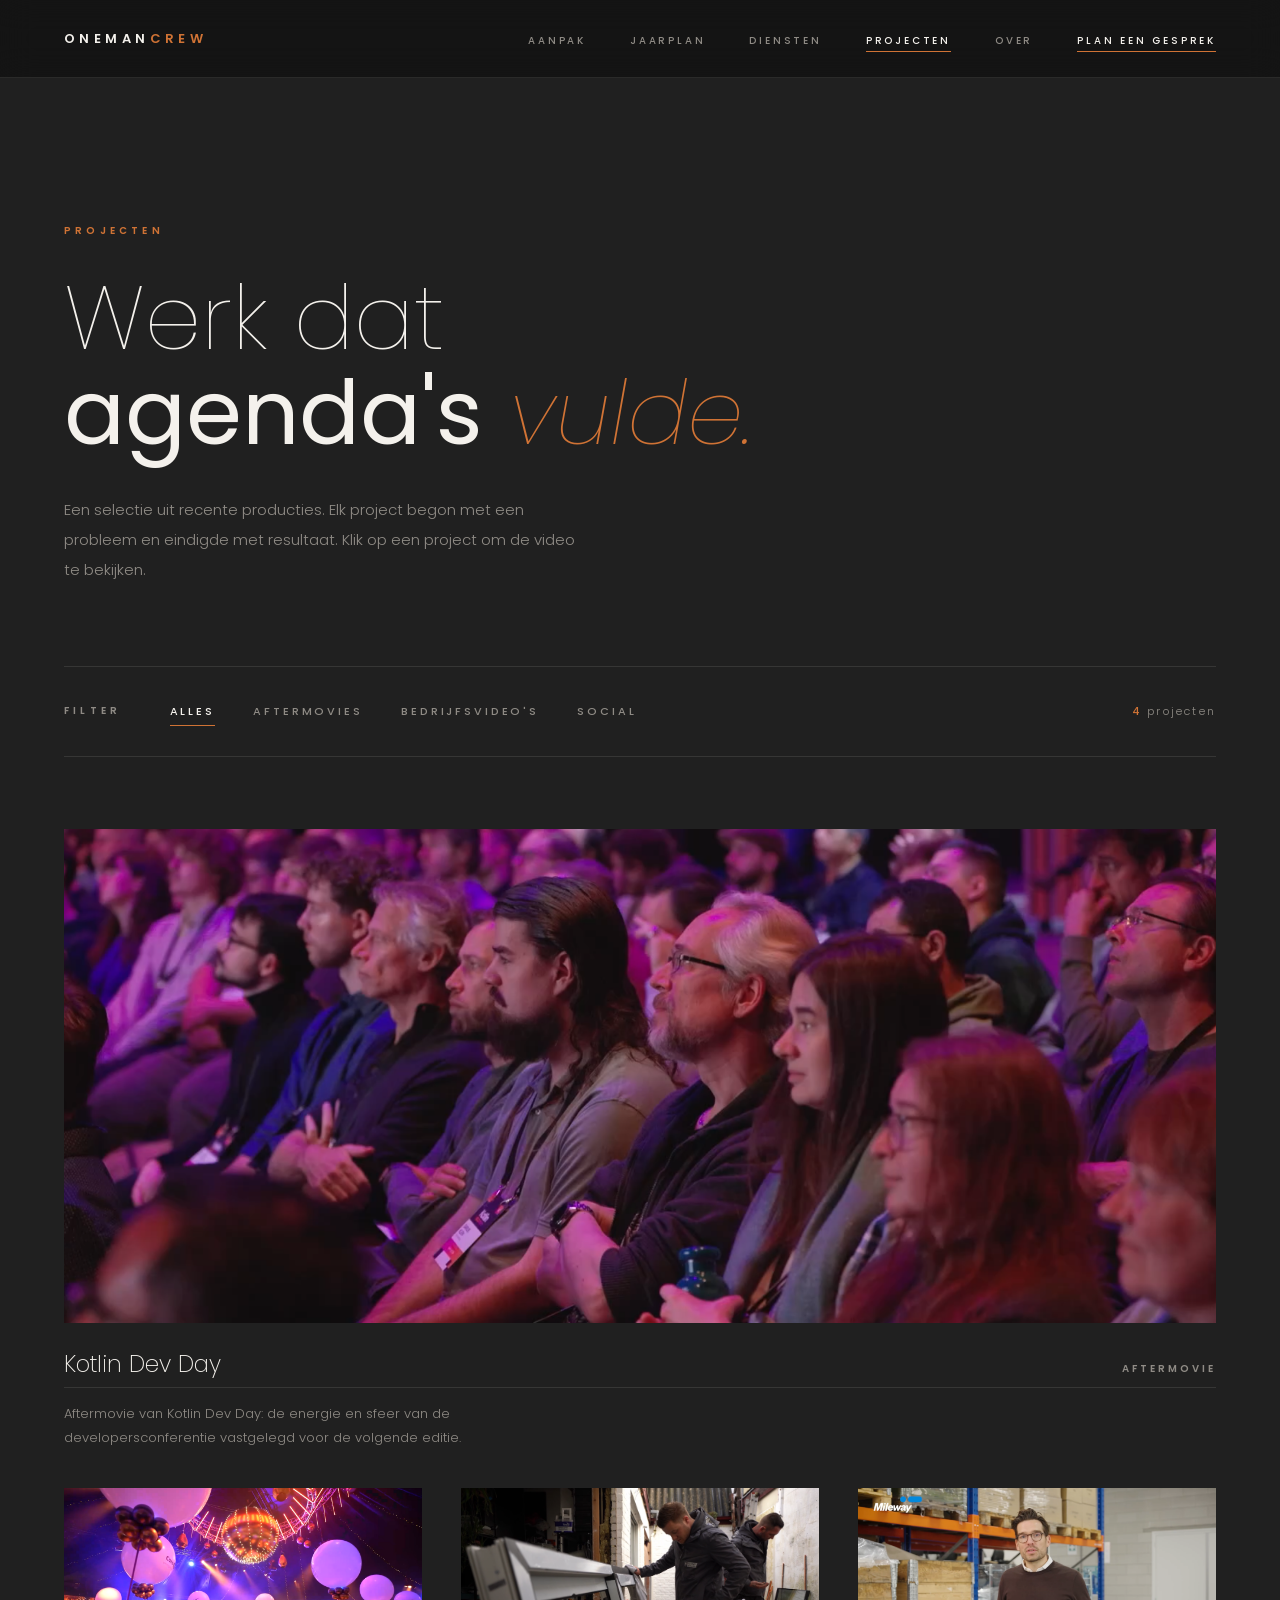
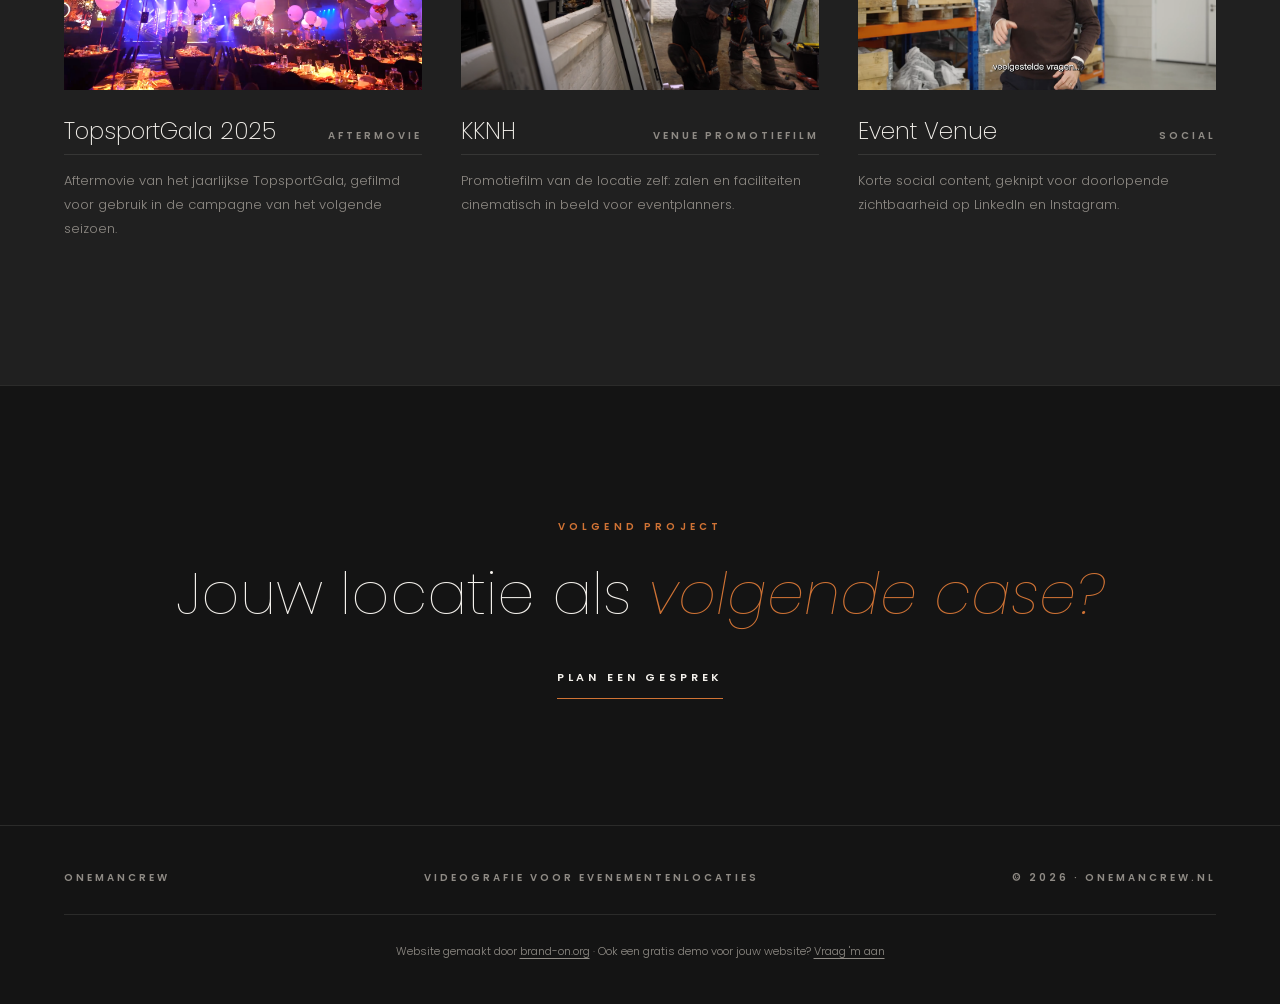
<file: projecten.html>
<!DOCTYPE html>
<html lang="nl">
<head>
<meta charset="UTF-8">
<meta name="viewport" content="width=device-width, initial-scale=1.0">
<meta name="description" content="Een selectie recente producties van ONEMANCREW: aftermovies, klantcases en venue promotiefilms voor evenementenlocaties.">
<title>Projecten — ONEMANCREW</title>
<link rel="icon" type="image/svg+xml" href="favicon.svg">
<link rel="icon" type="image/png" href="logo/logo.png">
<link rel="preconnect" href="https://fonts.googleapis.com">
<link rel="preconnect" href="https://fonts.gstatic.com" crossorigin>
<link href="https://fonts.googleapis.com/css2?family=Poppins:ital,wght@0,100;0,200;0,300;0,400;0,500;0,600;0,700;1,100;1,200;1,300&display=swap" rel="stylesheet">
<style>
:root{
  --black:#141414;
  --bg:#202020;
  --panel:#262626;
  --white:#f4f1ec;
  --grey:#8f8b85;
  --accent:#d07335;
  --line:rgba(244,241,236,.10);
  --line-strong:rgba(244,241,236,.2);
  --ease:cubic-bezier(.22,.9,.24,1);
}
*{margin:0;padding:0;box-sizing:border-box}
html{scroll-behavior:smooth}
body{background:var(--bg);color:var(--white);font-family:'Poppins',sans-serif;font-weight:300;-webkit-font-smoothing:antialiased;overflow-x:hidden}
::selection{background:var(--accent);color:var(--black)}
:focus-visible{outline:1px solid var(--accent);outline-offset:4px}
a{color:inherit}
.wrap{max-width:1360px;margin:0 auto;padding:0 clamp(24px,5vw,80px)}
.label{font-size:10px;font-weight:600;letter-spacing:.42em;text-transform:uppercase;color:var(--grey)}
.label.oj{color:var(--accent)}
.display{font-weight:100;line-height:1.06}
.display em{font-style:italic;font-weight:100;color:var(--accent)}
.display b{font-weight:400}
.body{font-size:15px;line-height:2;color:var(--grey);font-weight:300}
.rv{opacity:0;transform:translateY(30px);transition:opacity 1.1s var(--ease),transform 1.1s var(--ease)}
.rv.in{opacity:1;transform:none}
@media (prefers-reduced-motion:reduce){*{transition-duration:.01ms!important;animation:none!important}.rv{opacity:1;transform:none}}

/* nav */
nav{position:fixed;top:0;left:0;right:0;z-index:100;background:rgba(20,20,20,.94);border-bottom:1px solid var(--line)}
nav::before{content:"";position:absolute;inset:0;z-index:-1;backdrop-filter:blur(16px)}
.nav-in{max-width:1360px;margin:0 auto;padding:26px clamp(24px,5vw,80px);display:flex;align-items:center;justify-content:space-between}
.nav-bar{display:flex;align-items:center;justify-content:space-between;flex:1;gap:20px}
.logo{font-weight:600;font-size:13px;letter-spacing:.34em;text-decoration:none}
.logo span{color:var(--accent)}
.menu{display:flex;gap:44px;list-style:none;align-items:center}
.menu a{text-decoration:none;font-size:10px;font-weight:500;letter-spacing:.28em;text-transform:uppercase;color:var(--grey);transition:color .3s;position:relative;padding-bottom:4px}
.menu a::after{content:"";position:absolute;left:0;bottom:0;width:100%;height:1px;background:var(--accent);transform:scaleX(0);transform-origin:right;transition:transform .4s var(--ease)}
.menu a:hover{color:var(--white)}
.menu a:hover::after{transform:scaleX(1);transform-origin:left}
.menu a.active{color:var(--white)}
.menu a.active::after,.menu a.cta::after{transform:scaleX(1)}
.menu a.cta{color:var(--white)}
.burger{display:none;background:none;border:0;color:var(--white);font-size:22px;cursor:pointer;position:relative;z-index:10000}

/* ---------- mobile nav dialog ---------- */
.menu-dialog{
  position:fixed;inset:0;margin:0;padding:0;border:0;
  width:100%;height:100%;max-width:none;max-height:none;
  background:#141414;color:var(--white);
}
.menu-dialog::backdrop{background:#141414}
.menu-dialog-close{
  position:absolute;top:26px;right:clamp(24px,5vw,80px);
  background:none;border:0;color:var(--white);font-size:20px;cursor:pointer;line-height:1;
}
.menu-dialog-list{
  list-style:none;display:flex;flex-direction:column;align-items:flex-start;
  padding:100px clamp(24px,5vw,80px) 50px;gap:34px;height:100%;overflow-y:auto;
}
.menu-dialog-list a{
  text-decoration:none;font-size:16px;font-weight:500;letter-spacing:.1em;text-transform:uppercase;
  color:var(--grey);
}
.menu-dialog-list a.cta{color:var(--accent)}

/* page head */
.page-head{padding:clamp(160px,24vh,260px) 0 clamp(60px,9vh,100px);background:var(--bg)}
.page-head .display{font-size:clamp(44px,7vw,110px);margin-top:30px}
.page-head .body{margin-top:34px;max-width:520px}

/* filters */
.filters{
  display:flex;gap:clamp(20px,3vw,44px);flex-wrap:wrap;align-items:center;
  padding:30px 0;border-top:1px solid var(--line);border-bottom:1px solid var(--line);
  margin-bottom:clamp(50px,8vh,90px);
}
.filters .fl{font-size:10px;font-weight:600;letter-spacing:.42em;text-transform:uppercase;color:var(--grey);margin-right:10px}
.fbtn{
  background:none;border:0;cursor:pointer;font-family:'Poppins',sans-serif;
  font-size:11px;font-weight:500;letter-spacing:.26em;text-transform:uppercase;color:var(--grey);
  padding:6px 0;position:relative;transition:color .3s;
}
.fbtn::after{content:"";position:absolute;left:0;bottom:0;width:100%;height:1px;background:var(--accent);transform:scaleX(0);transform-origin:right;transition:transform .4s var(--ease)}
.fbtn:hover{color:var(--white)}
.fbtn.on{color:var(--white)}
.fbtn.on::after{transform:scaleX(1);transform-origin:left}
.count{margin-left:auto;font-size:11px;letter-spacing:.2em;color:var(--grey);font-variant-numeric:tabular-nums}
.count b{color:var(--accent);font-weight:500}

/* project grid */
.grid{
  display:grid;grid-template-columns:repeat(12,1fr);gap:clamp(24px,3vw,44px);
  padding-bottom:clamp(120px,16vh,200px);
}
.proj{grid-column:span 6;text-decoration:none;display:block;cursor:pointer}
.proj.wide{grid-column:span 12}
.proj.third{grid-column:span 4}
.thumb{
  position:relative;overflow:hidden;background:var(--panel);
  aspect-ratio:16/9;
}
.proj.wide .thumb{aspect-ratio:21/9}
.thumb .ph{
  position:absolute;inset:0;transition:transform 1.2s var(--ease);
  display:flex;align-items:center;justify-content:center;
}
.proj:hover .thumb .ph{transform:scale(1.045)}
.thumb .ph span{
  font-size:10px;font-weight:600;letter-spacing:.5em;text-transform:uppercase;color:rgba(244,241,236,.28);
}
.thumb .ph-img{width:100%;height:100%;object-fit:cover}
.thumb .play{
  position:absolute;inset:0;display:flex;align-items:center;justify-content:center;z-index:2;
  opacity:0;transition:opacity .5s;
}
.proj:hover .play{opacity:1}
.play i{
  width:78px;height:78px;border:1px solid var(--white);border-radius:50%;
  display:flex;align-items:center;justify-content:center;font-style:normal;
  background:rgba(20,20,20,.4);backdrop-filter:blur(6px);
  transition:all .4s var(--ease);
}
.proj:hover .play i{border-color:var(--accent);color:var(--accent)}
.play i::before{content:"";border-left:14px solid currentColor;border-top:9px solid transparent;border-bottom:9px solid transparent;margin-left:5px}
.pmeta{display:flex;justify-content:space-between;align-items:baseline;gap:20px;padding:24px 0 6px;border-bottom:1px solid var(--line);transition:border-color .4s}
.proj:hover .pmeta{border-color:var(--accent)}
.pmeta h3{font-size:clamp(19px,1.8vw,26px);font-weight:200;transition:color .4s}
.proj:hover .pmeta h3{color:var(--accent)}
.pmeta .cat{font-size:10px;font-weight:600;letter-spacing:.3em;text-transform:uppercase;color:var(--grey);white-space:nowrap}
.pdesc{margin-top:14px;font-size:13px;line-height:1.85;color:var(--grey);max-width:520px}
.proj.hide{display:none}

/* modal */
.modal{
  position:fixed;inset:0;z-index:200;display:none;align-items:center;justify-content:center;
  background:rgba(10,10,10,.92);backdrop-filter:blur(10px);padding:clamp(20px,4vw,60px);
}
.modal.open{display:flex}
.modal-in{width:min(1100px,100%)}
.modal-top{display:flex;justify-content:space-between;align-items:baseline;margin-bottom:22px;gap:20px}
.modal-top h3{font-weight:100;font-size:clamp(20px,2.4vw,32px)}
.modal-close{
  background:none;border:0;color:var(--grey);cursor:pointer;font-family:'Poppins',sans-serif;
  font-size:10px;font-weight:600;letter-spacing:.4em;text-transform:uppercase;transition:color .3s;
}
.modal-close:hover{color:var(--accent)}
.modal-video{aspect-ratio:16/9;background:var(--black);border:1px solid var(--line);position:relative}
.modal-video iframe,.modal-video video{position:absolute;inset:0;width:100%;height:100%;border:0;background:var(--black)}
.modal-video .empty{
  position:absolute;inset:0;display:flex;flex-direction:column;align-items:center;justify-content:center;gap:18px;
  text-align:center;padding:30px;
}
.modal-video .empty .label{letter-spacing:.3em}
.modal-video .empty p{font-size:12px;color:var(--grey);max-width:380px;line-height:1.9}

/* cta strip */
.cta-strip{border-top:1px solid var(--line);background:var(--black);padding:clamp(90px,14vh,160px) 0;text-align:center}
.cta-strip .display{font-size:clamp(32px,4.6vw,64px);margin-top:26px}
.cta-strip a{
  margin-top:44px;display:inline-block;text-decoration:none;
  font-size:11px;font-weight:600;letter-spacing:.35em;text-transform:uppercase;color:var(--white);
  border-bottom:1px solid var(--accent);padding-bottom:12px;transition:color .4s;
}
.cta-strip a:hover{color:var(--accent)}

footer{background:var(--black);border-top:1px solid var(--line);padding:44px 0}
.foot{display:flex;justify-content:space-between;align-items:center;gap:24px;flex-wrap:wrap}
.foot .label{letter-spacing:.3em}
.foot-credit{margin-top:28px;padding-top:28px;border-top:1px solid var(--line);text-align:center;font-size:11px;color:var(--grey)}
.foot-credit a{color:var(--grey);text-decoration:underline;text-underline-offset:3px;transition:color .3s}
.foot-credit a:hover{color:var(--accent)}

@media(max-width:1000px){
  .proj,.proj.third{grid-column:span 12}
  .proj.wide .thumb{aspect-ratio:16/9}
  .count{margin-left:0;width:100%}
}
@media(max-width:720px){
  .menu{display:none}
  .burger{display:block}
}
</style>
</head>
<body>

<nav>
  <div class="nav-in">
    <div class="nav-bar">
      <a href="index.html" class="logo">ONEMAN<span>CREW</span></a>
      <button class="burger" aria-label="Menu" onclick="document.getElementById('menuDialog').showModal()">☰</button>
    </div>
    <ul class="menu" id="menu">
      <li><a href="index.html#aanpak">Aanpak</a></li>
      <li><a href="index.html#jaarplan">Jaarplan</a></li>
      <li><a href="index.html#diensten">Diensten</a></li>
      <li><a href="projecten.html" class="active">Projecten</a></li>
      <li><a href="over.html">Over</a></li>
      <li><a href="contact.html" class="cta">Plan een gesprek</a></li>
    </ul>
  </div>
</nav>

<dialog id="menuDialog" class="menu-dialog">
  <button class="menu-dialog-close" aria-label="Sluiten" onclick="document.getElementById('menuDialog').close()">✕</button>
  <ul class="menu-dialog-list">
    <li><a href="index.html#aanpak">Aanpak</a></li>
    <li><a href="index.html#jaarplan">Jaarplan</a></li>
    <li><a href="index.html#diensten">Diensten</a></li>
    <li><a href="projecten.html">Projecten</a></li>
    <li><a href="over.html">Over</a></li>
    <li><a href="contact.html" class="cta">Plan een gesprek</a></li>
  </ul>
</dialog>

<section class="page-head">
  <div class="wrap">
    <span class="label oj rv in">Projecten</span>
    <h1 class="display rv in">Werk dat<br><b>agenda's</b> <em>vulde.</em></h1>
    <p class="body rv in">Een selectie uit recente producties. Elk project begon met een probleem en eindigde met resultaat. Klik op een project om de video te bekijken.</p>
  </div>
</section>

<section>
  <div class="wrap">
    <div class="filters rv">
      <span class="fl">Filter</span>
      <button class="fbtn on" data-f="all">Alles</button>
      <button class="fbtn" data-f="aftermovie">Aftermovies</button>
      <button class="fbtn" data-f="bedrijf">Bedrijfsvideo's</button>
      <button class="fbtn" data-f="social">Social</button>
      <span class="count"><b id="cnt">4</b> projecten</span>
    </div>

    <div class="grid" id="grid">

      <article class="proj wide rv" data-cat="aftermovie" data-title="Kotlin Dev Day — Aftermovie" data-video="video/Aftermovie_Kotlin_Websize.mp4">
        <div class="thumb"><img class="ph ph-img" src="thumbnail/Thumbnail_Kotlin.png" alt="" loading="lazy"><div class="play"><i></i></div></div>
        <div class="pmeta"><h3>Kotlin Dev Day</h3><span class="cat">Aftermovie</span></div>
        <p class="pdesc">Aftermovie van Kotlin Dev Day: de energie en sfeer van de developersconferentie vastgelegd voor de volgende editie.</p>
      </article>

      <article class="proj third rv" data-cat="aftermovie" data-title="TopsportGala — Aftermovie 2025" data-video="video/Aftermovie_Gala_Websize.mp4">
        <div class="thumb"><img class="ph ph-img" src="thumbnail/Thumbnail_TopsportGala.png" alt="" loading="lazy"><div class="play"><i></i></div></div>
        <div class="pmeta"><h3>TopsportGala 2025</h3><span class="cat">Aftermovie</span></div>
        <p class="pdesc">Aftermovie van het jaarlijkse TopsportGala, gefilmd voor gebruik in de campagne van het volgende seizoen.</p>
      </article>

      <article class="proj third rv" data-cat="bedrijf" data-title="KKNH — Venue Promotiefilm" data-video="video/Promotievideo_KKNH_Websize.mp4">
        <div class="thumb"><img class="ph ph-img" src="thumbnail/Thumbnail_KKNH.png" alt="" loading="lazy"><div class="play"><i></i></div></div>
        <div class="pmeta"><h3>KKNH</h3><span class="cat">Venue promotiefilm</span></div>
        <p class="pdesc">Promotiefilm van de locatie zelf: zalen en faciliteiten cinematisch in beeld voor eventplanners.</p>
      </article>

      <article class="proj third rv" data-cat="social" data-title="Event Venue — Social Highlight" data-video="video/Onboarding_Mileway_Websize.mp4">
        <div class="thumb"><img class="ph ph-img" src="thumbnail/Thumbnail_Mileway.png" alt="" loading="lazy"><div class="play"><i></i></div></div>
        <div class="pmeta"><h3>Event Venue</h3><span class="cat">Social</span></div>
        <p class="pdesc">Korte social content, geknipt voor doorlopende zichtbaarheid op LinkedIn en Instagram.</p>
      </article>

    </div>
  </div>
</section>

<div class="modal" id="modal" role="dialog" aria-modal="true" aria-label="Videospeler">
  <div class="modal-in">
    <div class="modal-top">
      <h3 id="mTitle">Project</h3>
      <button class="modal-close" onclick="closeModal()">Sluiten ✕</button>
    </div>
    <div class="modal-video" id="mVideo">
      <div class="empty">
        <span class="label oj">Video volgt</span>
        <p>Voeg in de code een YouTube of Vimeo link toe aan dit project via het data-video attribuut, dan speelt de video hier automatisch af.</p>
      </div>
    </div>
  </div>
</div>

<section class="cta-strip">
  <div class="wrap rv">
    <span class="label oj">Volgend project</span>
    <h2 class="display">Jouw locatie als <em>volgende case?</em></h2>
    <a href="contact.html">Plan een gesprek</a>
  </div>
</section>

<footer>
  <div class="wrap">
    <div class="foot">
      <span class="label">Onemancrew</span>
      <span class="label">Videografie voor evenementenlocaties</span>
      <span class="label">© 2026 · onemancrew.nl</span>
    </div>
    <div class="foot-credit">Website gemaakt door <a href="https://brand-on.org" target="_blank" rel="noopener">brand-on.org</a> · Ook een gratis demo voor jouw website? <a href="https://brand-on.org" target="_blank" rel="noopener">Vraag 'm aan</a></div>
  </div>
</footer>

<script>
// reveals
const io=new IntersectionObserver(es=>es.forEach(e=>{if(e.isIntersecting){e.target.classList.add('in');io.unobserve(e.target)}}),{threshold:.12});
document.querySelectorAll('.rv').forEach(el=>io.observe(el));

// filters
const btns=document.querySelectorAll('.fbtn'),projs=document.querySelectorAll('.proj'),cnt=document.getElementById('cnt');
btns.forEach(b=>b.addEventListener('click',()=>{
  btns.forEach(x=>x.classList.remove('on'));b.classList.add('on');
  const f=b.dataset.f;let n=0;
  projs.forEach(p=>{
    const show=f==='all'||p.dataset.cat===f;
    p.classList.toggle('hide',!show);if(show)n++;
  });
  cnt.textContent=n;
}));

// modal
const modal=document.getElementById('modal'),mTitle=document.getElementById('mTitle'),mVideo=document.getElementById('mVideo');
const emptyHTML=mVideo.innerHTML;
projs.forEach(p=>p.addEventListener('click',()=>{
  mTitle.textContent=p.dataset.title;
  const v=p.dataset.video;
  if(!v){ mVideo.innerHTML=emptyHTML; }
  else if(/youtube|vimeo/.test(v)){
    mVideo.innerHTML=`<iframe src="${v}" allow="autoplay; fullscreen" allowfullscreen title="${p.dataset.title}"></iframe>`;
  }else{
    mVideo.innerHTML=`<video src="${v}" controls autoplay playsinline title="${p.dataset.title}"></video>`;
  }
  modal.classList.add('open');document.body.style.overflow='hidden';
}));
function closeModal(){modal.classList.remove('open');mVideo.innerHTML=emptyHTML;document.body.style.overflow=''}
modal.addEventListener('click',e=>{if(e.target===modal)closeModal()});
addEventListener('keydown',e=>{if(e.key==='Escape')closeModal()});
document.querySelectorAll('.menu-dialog-list a').forEach(a=>a.addEventListener('click',()=>document.getElementById('menuDialog').close()));
</script>
</body>
</html>
</file>
